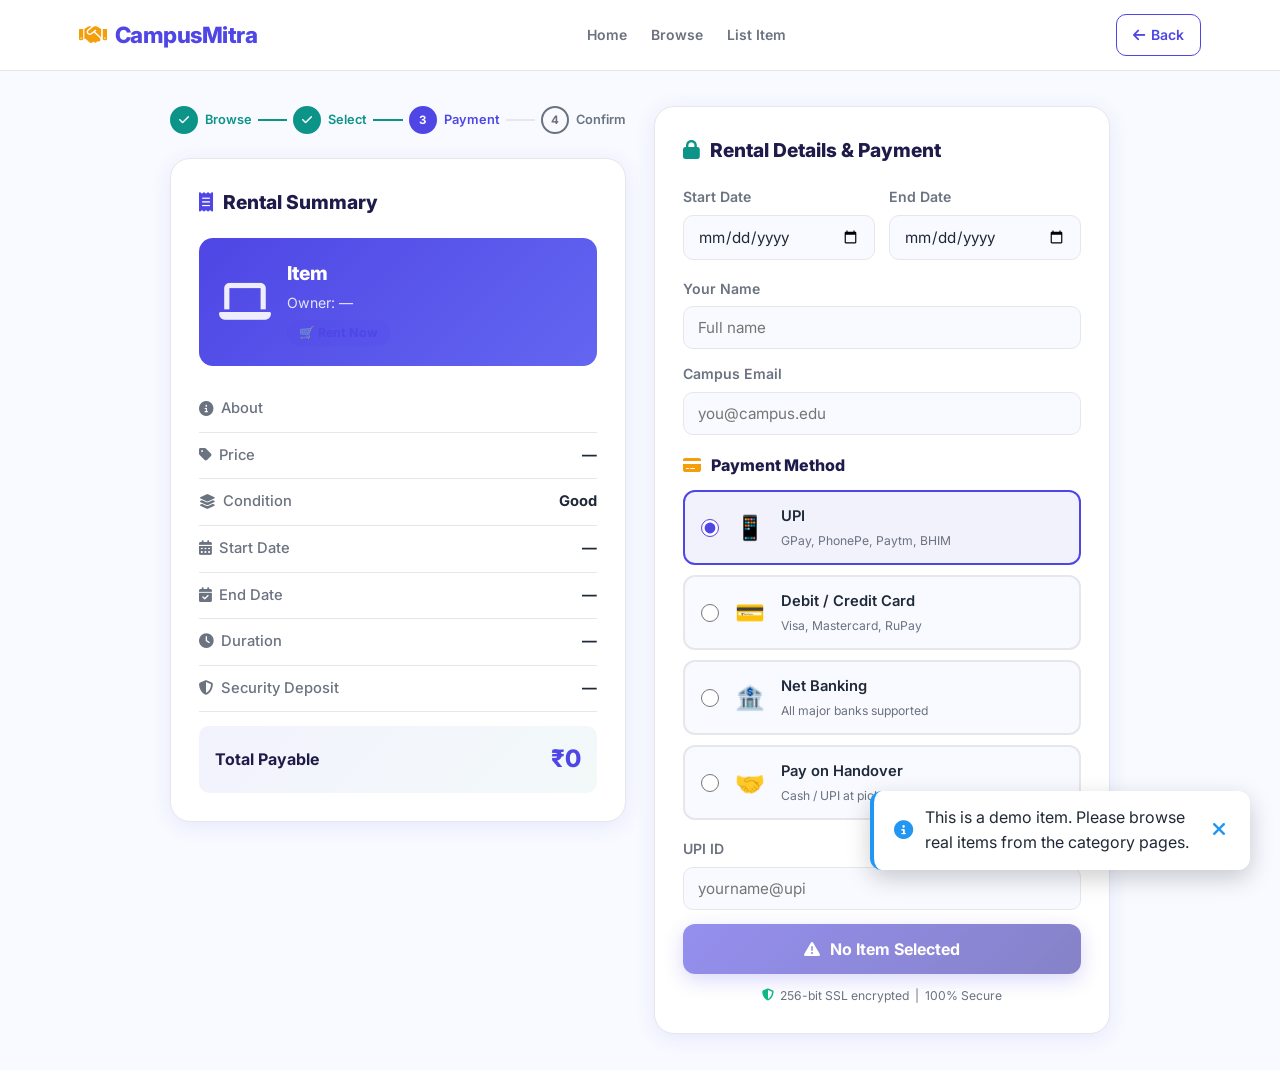
<file: frontend/payment.html>
﻿<!DOCTYPE html>
<html lang="en">
<head>
    <meta charset="UTF-8">
    <meta name="viewport" content="width=device-width, initial-scale=1.0">
    <title>Payment — CampusMitra</title>
    <link rel="preconnect" href="https://fonts.googleapis.com">
    <link href="https://fonts.googleapis.com/css2?family=Inter:wght@400;500;600;700;800&display=swap" rel="stylesheet">
    <link rel="stylesheet" href="https://cdnjs.cloudflare.com/ajax/libs/font-awesome/6.4.0/css/all.min.css">
    <link rel="stylesheet" href="style.css">
    <script src="theme.js"></script>
</head>
<body>

<!-- HEADER — same as index.html & dashboards -->
<header>
    <div class="container">
        <div class="header-content">
            <a class="logo" href="index.html" style="text-decoration:none">
                <i class="fas fa-handshake"></i>
                <span>CampusMitra</span>
            </a>
            <nav>
                <ul>
                    <li><a href="index.html">Home</a></li>
                    <li><a href="borrower-dashboard.html">Browse</a></li>
                    <li><a href="owner-dashboard.html">List Item</a></li>
                </ul>
            </nav>
            <div class="auth-buttons">
                <a class="btn btn-outline" href="javascript:history.back()" style="text-decoration:none;display:flex;align-items:center;gap:6px">
                    <i class="fas fa-arrow-left"></i> Back
                </a>
            </div>
        </div>
    </div>
</header>

<div class="pay-wrap">

    <!-- LEFT: Item Summary -->
    <div>
        <!-- Steps -->
        <div class="steps-bar">
            <div class="step-dot done"><div class="dot"><i class="fas fa-check"></i></div> Browse</div>
            <div class="step-line done"></div>
            <div class="step-dot done"><div class="dot"><i class="fas fa-check"></i></div> Select</div>
            <div class="step-line done"></div>
            <div class="step-dot active"><div class="dot">3</div> Payment</div>
            <div class="step-line"></div>
            <div class="step-dot"><div class="dot">4</div> Confirm</div>
        </div>

        <div class="pay-card">
            <div class="pay-title"><i class="fas fa-receipt" style="color:var(--primary)"></i> Rental Summary</div>

            <div class="item-banner" id="itemBanner">
                <i class="fas fa-laptop" id="itemIcon"></i>
                <div>
                    <h2 id="summaryItemName">Loading...</h2>
                    <p id="summaryOwner"></p>
                    <span id="rentalTypeBadge"></span>
                </div>
            </div>

            <div class="detail-row" id="descRow">
                <span class="detail-label"><i class="fas fa-info-circle"></i> About</span>
                <span class="detail-value" id="summaryDesc" style="text-align:right;max-width:60%;font-weight:500;font-size:0.88rem"></span>
            </div>
            <div class="detail-row">
                <span class="detail-label"><i class="fas fa-tag"></i> Price</span>
                <span class="detail-value" id="summaryPrice">—</span>
            </div>
            <div class="detail-row">
                <span class="detail-label"><i class="fas fa-layer-group"></i> Condition</span>
                <span class="detail-value" id="summaryCondition">—</span>
            </div>
            <div class="detail-row">
                <span class="detail-label"><i class="fas fa-calendar-alt"></i> Start Date</span>
                <span class="detail-value" id="summaryStart">—</span>
            </div>
            <div class="detail-row">
                <span class="detail-label"><i class="fas fa-calendar-check"></i> End Date</span>
                <span class="detail-value" id="summaryEnd">—</span>
            </div>
            <div class="detail-row">
                <span class="detail-label"><i class="fas fa-clock"></i> Duration</span>
                <span class="detail-value" id="summaryDays">—</span>
            </div>
            <div class="detail-row">
                <span class="detail-label"><i class="fas fa-shield-alt"></i> Security Deposit</span>
                <span class="detail-value" id="summaryDeposit">—</span>
            </div>

            <div class="total-row">
                <span class="total-label">Total Payable</span>
                <span class="total-amount" id="summaryTotal">₹0</span>
            </div>
        </div>
    </div>

    <!-- RIGHT: Payment Form -->
    <div>
        <div class="pay-card">
            <div class="pay-title"><i class="fas fa-lock" style="color:var(--secondary)"></i> Rental Details & Payment</div>

            <!-- Dates -->
            <div class="date-row" style="margin-bottom:18px">
                <div class="form-group" style="margin:0">
                    <label>Start Date</label>
                    <input type="date" id="startDate" class="form-control" oninput="recalcTotal()" />
                </div>
                <div class="form-group" style="margin:0">
                    <label>End Date</label>
                    <input type="date" id="endDate" class="form-control" oninput="recalcTotal()" />
                </div>
            </div>

            <!-- Renter Info -->
            <div class="form-group" style="margin-bottom:14px">
                <label>Your Name</label>
                <input type="text" id="renterName" placeholder="Full name" class="form-control" />
            </div>
            <div class="form-group" style="margin-bottom:18px">
                <label>Campus Email</label>
                <input type="email" id="renterEmail" placeholder="you@campus.edu" class="form-control" />
            </div>

            <!-- Payment Method -->
            <div id="paymentSection">
                <div class="pay-title" style="font-size:1rem;margin-bottom:12px">
                    <i class="fas fa-credit-card" style="color:var(--accent)"></i> Payment Method
                </div>
                <div class="pay-methods">
                    <label class="pay-method selected" onclick="selectMethod('upi',this)">
                        <input type="radio" name="payMethod" value="upi" checked>
                        <span class="pay-method-icon">📱</span>
                        <div>
                            <div class="pay-method-label">UPI</div>
                            <div class="pay-method-sub">GPay, PhonePe, Paytm, BHIM</div>
                        </div>
                    </label>
                    <label class="pay-method" onclick="selectMethod('card',this)">
                        <input type="radio" name="payMethod" value="card">
                        <span class="pay-method-icon">💳</span>
                        <div>
                            <div class="pay-method-label">Debit / Credit Card</div>
                            <div class="pay-method-sub">Visa, Mastercard, RuPay</div>
                        </div>
                    </label>
                    <label class="pay-method" onclick="selectMethod('netbanking',this)">
                        <input type="radio" name="payMethod" value="netbanking">
                        <span class="pay-method-icon">🏦</span>
                        <div>
                            <div class="pay-method-label">Net Banking</div>
                            <div class="pay-method-sub">All major banks supported</div>
                        </div>
                    </label>
                    <label class="pay-method" onclick="selectMethod('cod',this)">
                        <input type="radio" name="payMethod" value="cod">
                        <span class="pay-method-icon">🤝</span>
                        <div>
                            <div class="pay-method-label">Pay on Handover</div>
                            <div class="pay-method-sub">Cash / UPI at pickup</div>
                        </div>
                    </label>
                </div>

                <!-- UPI Field -->
                <div id="upiSection" style="margin-bottom:14px">
                    <div class="form-group" style="margin:0">
                        <label>UPI ID</label>
                        <input type="text" id="upiId" placeholder="yourname@upi" class="form-control" />
                    </div>
                </div>

                <!-- Card Fields -->
                <div id="cardSection" style="display:none;margin-bottom:14px">
                    <div class="form-group" style="margin-bottom:12px">
                        <label>Card Number</label>
                        <input type="text" id="cardNum" placeholder="1234 5678 9012 3456" maxlength="19" class="form-control" oninput="formatCard(this)" />
                    </div>
                    <div class="card-row">
                        <div class="form-group" style="margin:0">
                            <label>Expiry</label>
                            <input type="text" id="cardExp" placeholder="MM/YY" maxlength="5" class="form-control" oninput="formatExpiry(this)" />
                        </div>
                        <div class="form-group" style="margin:0">
                            <label>CVV</label>
                            <input type="password" id="cardCvv" placeholder="•••" maxlength="3" class="form-control" />
                        </div>
                    </div>
                </div>

                <!-- Net Banking -->
                <div id="netSection" style="display:none;margin-bottom:14px">
                    <div class="form-group" style="margin:0">
                        <label>Select Bank</label>
                        <select id="bankSelect" class="form-control">
                            <option value="">-- Choose your bank --</option>
                            <option>SBI</option><option>HDFC Bank</option><option>ICICI Bank</option>
                            <option>Axis Bank</option><option>Kotak Mahindra</option><option>PNB</option>
                            <option>Bank of Baroda</option><option>Canara Bank</option><option>Union Bank</option>
                        </select>
                    </div>
                </div>
            </div><!-- /paymentSection -->

            <!-- Borrow note -->
            <div id="borrowNote" style="display:none">
                <div class="borrow-note">
                    <i class="fas fa-info-circle"></i>
                    <strong>Free Borrow Request</strong> — No payment needed. The owner will review and approve your request.
                </div>
            </div>

            <button class="pay-btn" id="payBtn" onclick="processPayment()">
                <i class="fas fa-lock"></i> Pay & Confirm Rental
            </button>
            <div class="secure-note">
                <i class="fas fa-shield-alt" style="color:#10b981"></i>
                256-bit SSL encrypted &nbsp;|&nbsp; 100% Secure
            </div>
        </div>
    </div>
</div>

<!-- SUCCESS OVERLAY -->
<div class="success-overlay" id="successOverlay">
    <div class="success-box">
        <div class="success-icon"><i class="fas fa-check"></i></div>
        <h2 id="successTitle">Rental Confirmed!</h2>
        <p id="successMsg">Your rental request has been sent to the owner. You'll be notified once approved.</p>
        <div class="booking-id">Booking ID: <span id="bookingId">—</span></div>
        <a href="borrower-dashboard.html" class="back-home-btn">
            <i class="fas fa-receipt"></i> View My Rentals
        </a>
    </div>
</div>

<div class="toast-container" id="toastContainer"></div>

<script>
const API = window.location.hostname === 'localhost' || window.location.hostname === '127.0.0.1'
    ? 'http://127.0.0.1:5000/api'
    : 'https://campusmitra-bwi0.onrender.com/api';

const authToken  = localStorage.getItem('cs_token');
const params     = new URLSearchParams(location.search);

const itemId     = params.get('item_id')      || '';
const itemName   = params.get('name')         || 'Item';
const itemPrice  = params.get('price')        || '—';
const priceAmt   = parseFloat(params.get('price_amount'))  || 0;
const priceUnit  = params.get('price_unit')   || 'day';
const condition  = params.get('condition')    || 'Good';
const deposit    = params.get('deposit')      || '—';
const depositAmt = parseFloat(params.get('deposit_amount')) || 0;
const ownerName  = params.get('owner')        || '—';
const catSlug    = params.get('category')     || 'electronics';
const rentalType = params.get('rental_type')  || 'rent';
const description= params.get('description') || '';

const iconMap = { electronics:'fa-laptop', textbooks:'fa-book', tools:'fa-tools', clothing:'fa-tshirt' };
const gradMap = {
    electronics: 'linear-gradient(135deg,#4f46e5,#6366f1)',
    textbooks:   'linear-gradient(135deg,#0d9488,#14b8a6)',
    tools:       'linear-gradient(135deg,#f59e0b,#d97706)',
    clothing:    'linear-gradient(135deg,#7c3aed,#8b5cf6)'
};

document.getElementById('summaryItemName').textContent  = itemName;
document.getElementById('summaryOwner').textContent     = 'Owner: ' + ownerName;
document.getElementById('summaryPrice').textContent     = itemPrice;
document.getElementById('summaryCondition').textContent = condition;
document.getElementById('summaryDeposit').textContent   = deposit;
document.getElementById('itemIcon').className           = 'fas ' + (iconMap[catSlug] || 'fa-box');
document.getElementById('itemBanner').style.background  = gradMap[catSlug] || gradMap.electronics;

const isBorrow = rentalType === 'borrow';
document.title = (isBorrow ? 'Borrow' : 'Rent') + ' — ' + itemName + ' | CampusMitra';

const badge = document.getElementById('rentalTypeBadge');
badge.textContent       = isBorrow ? '🤝 Borrow Request' : '🛒 Rent Now';
badge.style.cssText     = 'display:inline-block;margin-top:6px;padding:3px 12px;border-radius:20px;font-size:0.78rem;font-weight:700;background:' +
    (isBorrow ? 'rgba(13,148,136,0.18);color:#0d9488' : 'rgba(79,70,229,0.18);color:#4f46e5');

document.getElementById('payBtn').innerHTML = isBorrow
    ? '<i class="fas fa-handshake"></i> Confirm Borrow Request'
    : '<i class="fas fa-lock"></i> Pay & Confirm Rental';

if (description) document.getElementById('summaryDesc').textContent = description;

const today = new Date().toISOString().split('T')[0];
document.getElementById('startDate').min = today;
document.getElementById('endDate').min   = today;

if (authToken) {
    fetch(API + '/auth/me', { headers: { Authorization: 'Bearer ' + authToken } })
        .then(r => r.json())
        .then(u => {
            if (u.name)  document.getElementById('renterName').value  = u.name;
            if (u.email) document.getElementById('renterEmail').value = u.email;
        }).catch(() => {});
}

function recalcTotal() {
    const s = document.getElementById('startDate').value;
    const e = document.getElementById('endDate').value;
    if (!s || !e) { document.getElementById('summaryTotal').textContent = '₹' + depositAmt.toLocaleString('en-IN'); return; }
    const days  = Math.max(1, Math.ceil((new Date(e) - new Date(s)) / 86400000));
    const total = priceAmt * days + depositAmt;
    document.getElementById('summaryStart').textContent = new Date(s).toLocaleDateString('en-IN', {day:'numeric',month:'short',year:'numeric'});
    document.getElementById('summaryEnd').textContent   = new Date(e).toLocaleDateString('en-IN', {day:'numeric',month:'short',year:'numeric'});
    document.getElementById('summaryDays').textContent  = days + (days === 1 ? ' day' : ' days');
    document.getElementById('summaryTotal').textContent = '₹' + total.toLocaleString('en-IN');
}

function selectMethod(method, el) {
    document.querySelectorAll('.pay-method').forEach(m => m.classList.remove('selected'));
    el.classList.add('selected');
    document.getElementById('upiSection').style.display  = method === 'upi'        ? 'block' : 'none';
    document.getElementById('cardSection').style.display = method === 'card'       ? 'block' : 'none';
    document.getElementById('netSection').style.display  = method === 'netbanking' ? 'block' : 'none';
}

function formatCard(el) {
    let v = el.value.replace(/\D/g, '').substring(0, 16);
    el.value = v.replace(/(.{4})/g, '$1 ').trim();
}

function formatExpiry(el) {
    let v = el.value.replace(/\D/g, '');
    if (v.length >= 2) v = v.substring(0, 2) + '/' + v.substring(2, 4);
    el.value = v;
}

function showToast(msg, type = 'info') {
    const c = document.getElementById('toastContainer');
    const icons = { success: 'fa-check-circle', error: 'fa-times-circle', info: 'fa-info-circle' };
    const t = document.createElement('div');
    t.className = 'toast ' + type;
    t.innerHTML = '<i class="fas ' + icons[type] + '"></i><span>' + msg + '</span><button class="toast-close" onclick="this.parentElement.remove()"><i class="fas fa-times"></i></button>';
    c.appendChild(t);
    setTimeout(() => { t.style.animation = 'slideOut .3s ease forwards'; setTimeout(() => t.remove(), 300); }, 3500);
}

async function processPayment() {
    if (!authToken) { showToast('Please log in first', 'error'); setTimeout(() => location.href = 'index.html', 1500); return; }

    // item_id must be present
    if (!itemId) {
        showToast('Item ID missing — please select an item from Browse or Category pages.', 'error');
        btn.disabled  = false;
        btn.innerHTML = isBorrow ? '<i class="fas fa-handshake"></i> Confirm Borrow Request' : '<i class="fas fa-lock"></i> Pay & Confirm Rental';
        return;
    }

    const startDate = document.getElementById('startDate').value;
    const endDate   = document.getElementById('endDate').value;
    const name      = document.getElementById('renterName').value.trim();
    const email     = document.getElementById('renterEmail').value.trim();

    if (!startDate || !endDate) { showToast('Please select rental dates', 'error'); return; }
    if (new Date(endDate) <= new Date(startDate)) { showToast('End date must be after start date', 'error'); return; }
    if (!name || !email) { showToast('Please fill in your details', 'error'); return; }

    // Payment validation only for rent — skip for borrow
    if (!isBorrow) {
        const method = document.querySelector('input[name=payMethod]:checked').value;
        if (method === 'upi' && !document.getElementById('upiId').value.trim()) { showToast('Please enter your UPI ID', 'error'); return; }
        if (method === 'card') {
            if (!document.getElementById('cardNum').value.trim()) { showToast('Please enter card number', 'error'); return; }
            if (!document.getElementById('cardExp').value.trim()) { showToast('Please enter expiry date', 'error'); return; }
            if (!document.getElementById('cardCvv').value.trim()) { showToast('Please enter CVV', 'error'); return; }
        }
        if (method === 'netbanking' && !document.getElementById('bankSelect').value) { showToast('Please select a bank', 'error'); return; }
    }

    const days       = Math.max(1, Math.ceil((new Date(endDate) - new Date(startDate)) / 86400000));
    const totalPrice = isBorrow ? 0 : (priceAmt * days + depositAmt);
    const btn        = document.getElementById('payBtn');
    btn.disabled     = true;
    btn.innerHTML    = '<i class="fas fa-spinner fa-spin"></i> Processing...';

    try {
        const res  = await fetch(API + '/rentals', {
            method: 'POST',
            headers: { 'Authorization': 'Bearer ' + authToken, 'Content-Type': 'application/json' },
            body: JSON.stringify({
                item_id:     itemId,
                rental_type: rentalType,
                start_date:  startDate,
                end_date:    endDate,
                total_price: totalPrice
            })
        });
        const data = await res.json();
        if (!res.ok || data.error) {
            showToast(data.error || 'Request failed (status ' + res.status + ')', 'error');
            btn.disabled  = false;
            btn.innerHTML = isBorrow ? '<i class="fas fa-handshake"></i> Confirm Borrow Request' : '<i class="fas fa-lock"></i> Pay & Confirm Rental';
            return;
        }
        document.getElementById('bookingId').textContent        = 'CM-' + data.id.substring(0, 8).toUpperCase();
        document.getElementById('successTitle').textContent      = isBorrow ? 'Borrow Request Sent!' : 'Rental Confirmed!';
        document.getElementById('successMsg').textContent        = isBorrow
            ? 'Your borrow request has been sent to the owner. They will review and approve it shortly.'
            : 'Your rental request has been sent to the owner. You\'ll be notified once approved.';
        document.getElementById('successOverlay').style.display = 'flex';
    } catch (e) {
        console.error('processPayment error:', e);
        showToast('Network error: ' + e.message, 'error');
        btn.disabled  = false;
        btn.innerHTML = isBorrow ? '<i class="fas fa-handshake"></i> Confirm Borrow Request' : '<i class="fas fa-lock"></i> Pay & Confirm Rental';
    }
}

if (isBorrow) {
    document.getElementById('paymentSection').style.display = 'none';
    document.getElementById('borrowNote').style.display     = 'block';
}

// Warn if item_id is missing (came from a demo/static card)
if (!itemId) {
    document.getElementById('payBtn').disabled = true;
    document.getElementById('payBtn').innerHTML = '<i class="fas fa-exclamation-triangle"></i> No Item Selected';
    showToast('This is a demo item. Please browse real items from the category pages.', 'info');
}
</script>
</body>
</html>
</file>
<file: frontend/style.css>
* {
    margin: 0;
    padding: 0;
    box-sizing: border-box;
    font-family: 'Inter', 'Segoe UI', Tahoma, Geneva, Verdana, sans-serif;
}

:root {
    /* Core palette — Indigo + Teal + Amber */
    --primary: #4f46e5;        /* Indigo 600 */
    --primary-dark: #3730a3;   /* Indigo 700 */
    --secondary: #0d9488;      /* Teal 600 */
    --secondary-dark: #0f766e; /* Teal 700 */
    --accent: #f59e0b;         /* Amber 500 */
    --accent-dark: #d97706;    /* Amber 600 */

    /* Neutrals */
    --dark: #1e1b4b;           /* Deep indigo for headings */
    --gray: #6b7280;
    --light-gray: #f0f4ff;     /* Soft indigo tint bg */
    --blue: #2563eb;

    /* Layout */
    --bg: #f8faff;
    --card-bg: #ffffff;
    --text: #1f2937;
    --header-bg: #ffffff;
    --shadow: rgba(79, 70, 229, 0.10);
    --border: #e5e7eb;
}

body {
    background-color: var(--bg);
    color: var(--text);
    line-height: 1.6;
    transition: background-color 0.3s, color 0.3s;
}

/* ===== DARK MODE VARIABLES ===== */
body.dark-mode {
    --primary: #818cf8;
    --primary-dark: #6366f1;
    --secondary: #2dd4bf;
    --secondary-dark: #14b8a6;
    --accent: #fbbf24;
    --accent-dark: #f59e0b;
    --dark: #e0e7ff;
    --gray: #9ca3af;
    --light-gray: #1e1e2e;
    --bg: #0f0f1a;
    --card-bg: #1a1a2e;
    --text: #e2e8f0;
    --header-bg: #13131f;
    --shadow: rgba(0,0,0,0.5);
    --border: #2d2d44;
}

/* ===== DARK MODE — Global input/select/textarea overrides ===== */
body.dark-mode input,
body.dark-mode select,
body.dark-mode textarea,
body.dark-mode .form-control {
    background: var(--bg) !important;
    color: var(--text) !important;
    border-color: var(--border) !important;
}

body.dark-mode input::placeholder,
body.dark-mode textarea::placeholder {
    color: #6b7280 !important;
}

body.dark-mode select option {
    background: var(--card-bg);
    color: var(--text);
}

body.dark-mode input:focus,
body.dark-mode select:focus,
body.dark-mode textarea:focus,
body.dark-mode .form-control:focus {
    border-color: var(--primary) !important;
    box-shadow: 0 0 0 3px rgba(129,140,248,0.15) !important;
}

/* ===== DARK MODE — Table ===== */
body.dark-mode .items-table {
    background: var(--card-bg);
}

body.dark-mode .items-table td {
    color: var(--text);
}

body.dark-mode .items-table tbody tr:hover {
    background: rgba(129,140,248,0.07);
}

/* ===== DARK MODE — Modal ===== */
body.dark-mode .modal-box {
    background: var(--card-bg);
    border-color: var(--border);
}

body.dark-mode .modal-tab {
    color: var(--gray);
}

body.dark-mode .modal-tab.active {
    color: var(--primary);
}

/* ===== DARK MODE — Dropdown ===== */
body.dark-mode .dash-dropdown-menu {
    background: var(--card-bg);
    border-color: var(--border);
    box-shadow: 0 10px 30px rgba(0,0,0,0.4);
}

body.dark-mode .dash-dropdown-menu a {
    color: var(--text);
}

body.dark-mode .dash-dropdown-menu a:hover {
    background: rgba(129,140,248,0.1);
    color: var(--primary);
}

/* ===== DARK MODE — Filter bar ===== */
body.dark-mode .filter-bar {
    background: var(--card-bg);
    border-color: var(--border);
}

/* ===== DARK MODE — Rentals tabs ===== */
body.dark-mode .rentals-tab {
    background: var(--card-bg);
    border-color: var(--border);
    color: var(--gray);
}

body.dark-mode .rentals-tab.active {
    border-color: var(--primary);
    color: var(--primary);
    background: rgba(129,140,248,0.1);
}

/* ===== DARK MODE — Rental card ===== */
body.dark-mode .rental-card {
    background: var(--card-bg);
    border-color: var(--border);
}

body.dark-mode .rental-item-name {
    color: var(--text);
}

/* ===== DARK MODE — Back button ===== */
body.dark-mode .back-button {
    background: var(--card-bg);
    color: var(--text);
    border-color: var(--border);
}

/* ===== DARK MODE — Stat box ===== */
body.dark-mode .stat-box {
    background: var(--card-bg);
    border-color: var(--border);
}

/* ===== DARK MODE — Toast ===== */
body.dark-mode .toast {
    background: var(--card-bg);
    color: var(--text);
    box-shadow: 0 8px 25px rgba(0,0,0,0.5);
}

/* ===== DARK MODE — Scroll top ===== */
body.dark-mode .scroll-top {
    box-shadow: 0 6px 20px rgba(0,0,0,0.5);
}

/* ===== DARK MODE — Hero search ===== */
body.dark-mode .hero-search {
    border-color: var(--border);
    box-shadow: 0 4px 20px rgba(0,0,0,0.3);
}

body.dark-mode .hero-search input {
    background: var(--card-bg) !important;
    color: var(--text) !important;
}

/* ===== DARK MODE — Step cards ===== */
body.dark-mode .step {
    background: var(--card-bg);
    border-color: var(--border);
}

body.dark-mode .step p {
    color: var(--gray);
}

/* ===== DARK MODE — Category card ===== */
body.dark-mode .category-card {
    background: var(--card-bg);
    border-color: var(--border);
}

/* ===== DARK MODE — Item card ===== */
body.dark-mode .item-card {
    background: var(--card-bg);
    border-color: var(--border);
}

body.dark-mode .item-meta {
    color: var(--gray);
}

/* ===== DARK MODE — AI feature card ===== */
body.dark-mode .ai-feature-card {
    background: var(--card-bg);
    border-color: var(--border);
}

body.dark-mode .ai-feature-content p {
    color: var(--gray);
}

/* ===== DARK MODE — Google button ===== */
body.dark-mode .btn-google {
    background: #1e1e2e;
    border-color: var(--border);
    color: var(--text);
}

body.dark-mode .btn-google:hover {
    background: #252538;
}

body.dark-mode .google-divider::before,
body.dark-mode .google-divider::after {
    background: var(--border);
}

body.dark-mode .google-divider {
    color: var(--gray);
}

.container {
    width: 90%;
    max-width: 1200px;
    margin: 0 auto;
    padding: 0 15px;
}

/* ===== HEADER ===== */
header {
    background-color: var(--header-bg);
    box-shadow: 0 1px 0 var(--border);
    position: sticky;
    top: 0;
    z-index: 1000;
    transition: background-color 0.3s, box-shadow 0.3s;
    backdrop-filter: blur(12px);
    -webkit-backdrop-filter: blur(12px);
}

/* Scrolled state — slightly more opaque */
header.scrolled {
    box-shadow: 0 1px 0 var(--border), 0 4px 24px var(--shadow);
}

body.dark-mode header {
    background-color: rgba(19, 19, 31, 0.92);
}

.header-content {
    display: flex;
    justify-content: space-between;
    align-items: center;
    padding: 14px 0;
    gap: 12px;
}

.logo {
    display: flex;
    align-items: center;
    gap: 8px;
    font-size: 1.4rem;
    font-weight: 800;
    color: var(--primary);
    letter-spacing: -0.5px;
    flex-shrink: 0;
    text-decoration: none;
    transition: opacity 0.2s;
}

.logo:hover { opacity: 0.85; }
.logo i { color: var(--accent); }

nav ul {
    display: flex;
    list-style: none;
    gap: 4px;
}

nav a {
    text-decoration: none;
    color: var(--gray);
    font-weight: 600;
    font-size: 0.875rem;
    transition: color 0.2s;
    position: relative;
    white-space: nowrap;
    padding: 6px 10px;
    border-radius: 8px;
}

nav a:hover {
    color: var(--primary);
    background: rgba(79, 70, 229, 0.06);
}

nav a:focus-visible {
    outline: 2px solid var(--primary);
    outline-offset: 2px;
}

body.dark-mode nav a { color: #9ca3af; }
body.dark-mode nav a:hover {
    color: var(--primary);
    background: rgba(129, 140, 248, 0.08);
}

.auth-buttons {
    display: flex;
    align-items: center;
    gap: 8px;
    flex-shrink: 0;
    flex-wrap: nowrap;
}

/* Dark mode toggle — icon only */
.dark-toggle {
    background: none;
    border: 1.5px solid var(--border);
    border-radius: 8px;
    width: 36px;
    height: 36px;
    cursor: pointer;
    font-size: 0.95rem;
    color: var(--gray);
    transition: all 0.2s;
    display: flex;
    align-items: center;
    justify-content: center;
    flex-shrink: 0;
}

.dark-toggle:hover {
    border-color: var(--primary);
    color: var(--primary);
    background: rgba(79, 70, 229, 0.06);
}

.dark-toggle:focus-visible {
    outline: 2px solid var(--primary);
    outline-offset: 2px;
}

/* Hamburger */
.hamburger {
    display: none;
    flex-direction: column;
    gap: 5px;
    cursor: pointer;
    padding: 6px;
    background: none;
    border: 1.5px solid var(--border);
    border-radius: 8px;
    transition: border-color 0.2s;
}

.hamburger:hover { border-color: var(--primary); }

.hamburger:focus-visible {
    outline: 2px solid var(--primary);
    outline-offset: 2px;
}

.hamburger span {
    display: block;
    width: 20px;
    height: 2px;
    background: var(--gray);
    border-radius: 2px;
    transition: all 0.3s;
}

body.dark-mode .hamburger span { background: #9ca3af; }

.hamburger.open span:nth-child(1) { transform: translateY(7px) rotate(45deg); }
.hamburger.open span:nth-child(2) { opacity: 0; }
.hamburger.open span:nth-child(3) { transform: translateY(-7px) rotate(-45deg); }

/* Mobile nav */
.mobile-nav {
    display: none;
    background: var(--header-bg);
    padding: 8px 0 16px;
    border-top: 1px solid var(--border);
}

.mobile-nav.open { display: block; }

.mobile-nav ul {
    list-style: none;
    display: flex;
    flex-direction: column;
    gap: 0;
}

.mobile-nav ul li a {
    display: block;
    padding: 11px 20px;
    text-decoration: none;
    color: var(--text);
    font-weight: 600;
    font-size: 0.9rem;
    transition: background 0.15s, color 0.15s;
    border-radius: 0;
}

body.dark-mode .mobile-nav ul li a { color: #d1d5db; }
.mobile-nav ul li a:hover {
    background: rgba(79, 70, 229, 0.06);
    color: var(--primary);
}

/* ===== BUTTONS ===== */
.btn {
    padding: 9px 16px;
    border-radius: 10px;
    border: none;
    font-weight: 600;
    cursor: pointer;
    transition: all 0.2s;
    font-size: 0.875rem;
    white-space: nowrap;
    display: inline-flex;
    align-items: center;
    gap: 6px;
}

.btn:focus-visible {
    outline: 2px solid var(--primary);
    outline-offset: 2px;
}

.btn-primary {
    background: linear-gradient(135deg, var(--primary), var(--primary-dark));
    color: #fff;
    box-shadow: 0 2px 10px rgba(79, 70, 229, 0.3);
}

.btn-primary:hover {
    transform: translateY(-1px);
    box-shadow: 0 6px 18px rgba(79, 70, 229, 0.4);
}

.btn-primary:active { transform: translateY(0); }

.btn-outline {
    background-color: transparent;
    color: var(--primary);
    border: 1.5px solid var(--primary);
}

.btn-outline:hover {
    background-color: rgba(79, 70, 229, 0.06);
    box-shadow: 0 2px 10px rgba(79, 70, 229, 0.15);
}

body.dark-mode .btn-outline:hover {
    background-color: rgba(129, 140, 248, 0.1);
}

/* Hero-sized CTA buttons */
.btn-hero {
    font-size: 1rem;
    padding: 13px 28px;
    border-radius: 12px;
}

/* ===== HERO ===== */
.hero {
    padding: 80px 0 72px;
    background: linear-gradient(160deg, #f8faff 0%, #eef2ff 50%, #f0fdfa 100%);
    transition: background 0.3s;
    position: relative;
    overflow: hidden;
}

body.dark-mode .hero {
    background: linear-gradient(160deg, #0f0f1a 0%, #13131f 60%, #0d1a1a 100%);
}

/* Subtle decorative blobs */
.hero::before {
    content: '';
    position: absolute;
    top: -100px;
    right: -100px;
    width: 500px;
    height: 500px;
    background: radial-gradient(circle, rgba(79,70,229,0.07) 0%, transparent 65%);
    border-radius: 50%;
    pointer-events: none;
}

.hero::after {
    content: '';
    position: absolute;
    bottom: -80px;
    left: -80px;
    width: 400px;
    height: 400px;
    background: radial-gradient(circle, rgba(13,148,136,0.06) 0%, transparent 65%);
    border-radius: 50%;
    pointer-events: none;
}

.hero-content {
    display: flex;
    align-items: center;
    justify-content: space-between;
    gap: 56px;
    position: relative;
    z-index: 1;
}

.hero-text {
    flex: 1;
    max-width: 560px;
}

/* Badge above headline */
.hero-badge {
    display: inline-flex;
    align-items: center;
    gap: 6px;
    background: rgba(79, 70, 229, 0.08);
    border: 1px solid rgba(79, 70, 229, 0.18);
    color: var(--primary);
    font-size: 0.78rem;
    font-weight: 700;
    padding: 5px 12px;
    border-radius: 20px;
    margin-bottom: 20px;
    letter-spacing: 0.02em;
    text-transform: uppercase;
}

body.dark-mode .hero-badge {
    background: rgba(129, 140, 248, 0.1);
    border-color: rgba(129, 140, 248, 0.2);
    color: #a5b4fc;
}

h1 {
    font-size: 3rem;
    color: var(--dark);
    margin-bottom: 18px;
    line-height: 1.12;
    font-weight: 800;
    letter-spacing: -1.5px;
}

.tagline {
    font-size: 1.05rem;
    color: var(--gray);
    margin-bottom: 28px;
    line-height: 1.65;
    max-width: 480px;
}

/* CTA group */
.hero-cta-group {
    display: flex;
    gap: 12px;
    flex-wrap: wrap;
    margin-bottom: 18px;
}

/* Trust line */
.hero-trust {
    display: flex;
    align-items: center;
    gap: 8px;
    flex-wrap: wrap;
    font-size: 0.78rem;
    color: var(--gray);
    margin-bottom: 28px;
    font-weight: 500;
}

.hero-trust i {
    color: var(--secondary);
    font-size: 0.72rem;
}

.trust-dot {
    color: var(--border);
    font-size: 0.9rem;
}

body.dark-mode .trust-dot { color: #374151; }

.highlight {
    color: var(--primary);
    font-weight: 800;
    background: linear-gradient(135deg, var(--primary), var(--secondary));
    -webkit-background-clip: text;
    -webkit-text-fill-color: transparent;
    background-clip: text;
}

/* Search bar */
.hero-search {
    display: flex;
    gap: 0;
    margin-bottom: 14px;
    border-radius: 12px;
    overflow: hidden;
    box-shadow: 0 2px 16px var(--shadow);
    max-width: 480px;
    border: 1.5px solid var(--border);
    transition: border-color 0.2s, box-shadow 0.2s;
}

.hero-search:focus-within {
    border-color: var(--primary);
    box-shadow: 0 0 0 3px rgba(79, 70, 229, 0.1), 0 2px 16px var(--shadow);
}

.hero-search input {
    flex: 1;
    padding: 13px 18px;
    border: none;
    font-size: 0.9rem;
    outline: none;
    background: var(--card-bg);
    color: var(--text);
}

.hero-search button {
    padding: 13px 20px;
    background: linear-gradient(135deg, var(--primary), var(--primary-dark));
    color: white;
    border: none;
    cursor: pointer;
    font-size: 1rem;
    font-weight: 600;
    transition: opacity 0.2s;
    white-space: nowrap;
    display: flex;
    align-items: center;
    gap: 6px;
}

.hero-search button:hover { opacity: 0.88; }

.hero-search button:focus-visible {
    outline: 2px solid var(--primary);
    outline-offset: -2px;
}

/* Quick-search chips */
.hero-chips {
    display: flex;
    gap: 8px;
    flex-wrap: wrap;
}

.chip {
    display: inline-flex;
    align-items: center;
    gap: 5px;
    padding: 5px 12px;
    border-radius: 20px;
    border: 1.5px solid var(--border);
    background: var(--card-bg);
    color: var(--gray);
    font-size: 0.78rem;
    font-weight: 600;
    cursor: pointer;
    transition: all 0.2s;
    white-space: nowrap;
}

.chip:hover {
    border-color: var(--primary);
    color: var(--primary);
    background: rgba(79, 70, 229, 0.05);
}

.chip:focus-visible {
    outline: 2px solid var(--primary);
    outline-offset: 2px;
}

body.dark-mode .chip {
    background: rgba(255,255,255,0.04);
    border-color: var(--border);
    color: #9ca3af;
}

body.dark-mode .chip:hover {
    border-color: var(--primary);
    color: var(--primary);
    background: rgba(129, 140, 248, 0.08);
}

/* Hero image */
.hero-image {
    flex: 1;
    position: relative;
    max-width: 480px;
}

.hero-img-frame {
    position: relative;
    border-radius: 24px;
    overflow: hidden;
    box-shadow: 0 24px 64px rgba(79, 70, 229, 0.16);
}

.hero-img-frame img {
    width: 100%;
    display: block;
    border-radius: 24px;
    transition: transform 0.5s ease;
    max-height: 420px;
    object-fit: cover;
}

.hero-img-frame:hover img { transform: scale(1.03); }

.hero-img-overlay {
    position: absolute;
    inset: 0;
    background: linear-gradient(
        to bottom,
        transparent 50%,
        rgba(15, 15, 26, 0.35) 100%
    );
    border-radius: 24px;
    pointer-events: none;
}

/* Floating trust cards */
.hero-float-card {
    position: absolute;
    display: flex;
    align-items: center;
    gap: 8px;
    background: var(--card-bg);
    border: 1px solid var(--border);
    border-radius: 12px;
    padding: 10px 16px;
    font-size: 0.8rem;
    font-weight: 700;
    color: var(--text);
    box-shadow: 0 8px 24px rgba(0,0,0,0.12);
    white-space: nowrap;
    animation: floatCard 3s ease-in-out infinite;
}

.hero-float-card i {
    color: var(--secondary);
    font-size: 1rem;
}

.hero-float-card--top {
    top: 20px;
    right: -20px;
    animation-delay: 0s;
}

.hero-float-card--bottom {
    bottom: 28px;
    left: -20px;
    animation-delay: 1.5s;
}

.hero-float-card--bottom i { color: var(--accent); }

@keyframes floatCard {
    0%, 100% { transform: translateY(0); }
    50%       { transform: translateY(-6px); }
}

/* Screen-reader only utility */
.sr-only {
    position: absolute;
    width: 1px;
    height: 1px;
    padding: 0;
    margin: -1px;
    overflow: hidden;
    clip: rect(0,0,0,0);
    white-space: nowrap;
    border: 0;
}

/* Hero-sized CTA buttons */
.btn-hero {
    font-size: 1rem;
    padding: 13px 28px;
    border-radius: 12px;
}

/* ===== HOW IT WORKS ===== */
.section-title {
    text-align: center;
    margin-bottom: 50px;
}

.section-title h2 {
    font-size: 2.4rem;
    margin-bottom: 10px;
    color: var(--dark);
    font-weight: 800;
    letter-spacing: -0.5px;
}

.section-title p { color: var(--gray); font-size: 1.05rem; }
.works {
    padding: 90px 0;
    background: linear-gradient(180deg, #eef2ff 0%, #f0fdfa 100%);
    transition: background 0.3s;
}

body.dark-mode .works {
    background: linear-gradient(180deg, #13131f 0%, #0d1a1a 100%);
}

.works-steps {
    display: flex;
    justify-content: space-between;
    gap: 25px;
    flex-wrap: wrap;
}

.step {
    flex: 1;
    min-width: 220px;
    text-align: center;
    padding: 35px 25px;
    background-color: var(--card-bg);
    border-radius: 20px;
    box-shadow: 0 4px 20px var(--shadow);
    transition: transform 0.3s, box-shadow 0.3s;
    border: 1px solid var(--border);
}

.step:hover {
    transform: translateY(-8px);
    box-shadow: 0 16px 40px rgba(79, 70, 229, 0.15);
}

.step-number {
    width: 60px;
    height: 60px;
    background: linear-gradient(135deg, var(--primary), var(--secondary));
    color: white;
    border-radius: 16px;
    display: flex;
    align-items: center;
    justify-content: center;
    font-size: 1.6rem;
    font-weight: 800;
    margin: 0 auto 20px;
    box-shadow: 0 6px 16px rgba(79, 70, 229, 0.3);
}

.step h3 {
    font-size: 1.2rem;
    margin-bottom: 10px;
    color: var(--dark);
    font-weight: 700;
}

body.dark-mode .step h3 { color: #c7d2fe; }

/* ===== CATEGORIES ===== */
.categories {
    padding: 90px 0;
    background-color: var(--bg);
}

.categories-grid {
    display: grid;
    grid-template-columns: repeat(auto-fit, minmax(250px, 1fr));
    gap: 25px;
}

.category-card {
    background-color: var(--card-bg);
    border-radius: 20px;
    overflow: hidden;
    box-shadow: 0 4px 20px var(--shadow);
    transition: transform 0.3s, box-shadow 0.3s;
    cursor: pointer;
    border: 1px solid var(--border);
}

.category-card:hover {
    transform: translateY(-10px);
    box-shadow: 0 20px 45px rgba(79, 70, 229, 0.18);
}

.category-icon {
    padding: 32px;
    text-align: center;
    font-size: 2.8rem;
    color: white;
    position: relative;
}

.category-content { padding: 22px; }

.category-content h3 {
    margin-bottom: 8px;
    color: var(--dark);
    font-size: 1.15rem;
    font-weight: 700;
}

body.dark-mode .category-content h3 { color: #c7d2fe; }
body.dark-mode .category-content p { color: var(--gray); }

/* ===== FEATURED ITEMS ===== */
.featured {
    padding: 90px 0;
    background: linear-gradient(180deg, #f0f4ff 0%, #f0fdfa 100%);
    transition: background 0.3s;
}

body.dark-mode .featured {
    background: linear-gradient(180deg, #13131f 0%, #0d1a1a 100%);
}

.items-grid {
    display: grid;
    grid-template-columns: repeat(auto-fill, minmax(280px, 1fr));
    gap: 25px;
}

.item-card {
    background-color: var(--card-bg);
    border-radius: 20px;
    overflow: hidden;
    box-shadow: 0 4px 20px var(--shadow);
    transition: transform 0.3s, box-shadow 0.3s;
    border: 1px solid var(--border);
}

.item-card:hover {
    transform: translateY(-6px);
    box-shadow: 0 16px 40px rgba(79, 70, 229, 0.15);
}

.item-img {
    height: 180px;
    display: flex;
    align-items: center;
    justify-content: center;
    font-size: 3.5rem;
    color: white;
    position: relative;
    overflow: hidden;
    background: linear-gradient(135deg, #4f46e5, #6366f1);
}

.item-details { padding: 20px; }

.item-details h3 {
    margin-bottom: 10px;
    color: var(--dark);
    font-weight: 700;
}

body.dark-mode .item-details h3 { color: #c7d2fe; }

.item-meta {
    display: flex;
    justify-content: space-between;
    margin-bottom: 12px;
    font-size: 0.88rem;
    color: var(--gray);
}

.item-price {
    font-size: 1.4rem;
    font-weight: 800;
    color: var(--primary);
    margin-bottom: 14px;
}

body.dark-mode .item-price { color: #a5b4fc; }

.item-actions { display: flex; gap: 10px; }

.btn-small {
    padding: 9px 15px;
    border-radius: 10px;
    font-size: 0.88rem;
}

.btn-rent {
    background: linear-gradient(135deg, var(--primary), var(--primary-dark));
    color: white;
    flex: 2;
    border: none;
    cursor: pointer;
    font-weight: 600;
    transition: opacity 0.3s, transform 0.2s;
    box-shadow: 0 3px 10px rgba(79, 70, 229, 0.3);
}

.btn-rent:hover { opacity: 0.9; transform: translateY(-1px); }

.btn-borrow {
    background: linear-gradient(135deg, var(--secondary), var(--secondary-dark));
    color: white;
    flex: 1;
    border: none;
    cursor: pointer;
    font-weight: 600;
    transition: opacity 0.3s, transform 0.2s;
    box-shadow: 0 3px 10px rgba(13, 148, 136, 0.3);
}

.btn-borrow:hover { opacity: 0.9; transform: translateY(-1px); }

/* ===== AI FEATURES ===== */
.ai-features {
    padding: 90px 0;
    background-color: var(--bg);
}

.ai-feature-card {
    display: flex;
    background-color: var(--card-bg);
    border-radius: 20px;
    overflow: hidden;
    box-shadow: 0 8px 30px var(--shadow);
    margin-bottom: 30px;
    border: 1px solid var(--border);
    transition: transform 0.3s;
}

.ai-feature-card:hover { transform: translateY(-4px); }

.ai-feature-content {
    flex: 2;
    padding: 40px;
}

.ai-feature-content h2 {
    color: var(--dark);
    margin-bottom: 12px;
    font-weight: 800;
    font-size: 1.6rem;
}

body.dark-mode .ai-feature-content h2 { color: #c7d2fe; }

.ai-feature-visual {
    flex: 1;
    background: linear-gradient(135deg, var(--primary), var(--secondary));
    color: white;
    padding: 40px;
    display: flex;
    flex-direction: column;
    justify-content: center;
    align-items: center;
    text-align: center;
}

.ai-feature-visual i {
    font-size: 4rem;
    margin-bottom: 20px;
    animation: pulse 2s infinite;
}

@keyframes pulse {
    0%, 100% { transform: scale(1); }
    50% { transform: scale(1.08); }
}

/* ===== STATS ===== */
.stats {
    padding: 80px 0;
    background: linear-gradient(135deg, var(--primary) 0%, var(--secondary) 100%);
    color: white;
    text-align: center;
    position: relative;
    overflow: hidden;
}

.stats::before {
    content: '';
    position: absolute;
    inset: 0;
    background: url("data:image/svg+xml,%3Csvg width='60' height='60' viewBox='0 0 60 60' xmlns='http://www.w3.org/2000/svg'%3E%3Cg fill='none' fill-rule='evenodd'%3E%3Cg fill='%23ffffff' fill-opacity='0.04'%3E%3Cpath d='M36 34v-4h-2v4h-4v2h4v4h2v-4h4v-2h-4zm0-30V0h-2v4h-4v2h4v4h2V6h4V4h-4zM6 34v-4H4v4H0v2h4v4h2v-4h4v-2H6zM6 4V0H4v4H0v2h4v4h2V6h4V4H6z'/%3E%3C/g%3E%3C/g%3E%3C/svg%3E");
}

.stats-grid {
    display: grid;
    grid-template-columns: repeat(auto-fit, minmax(200px, 1fr));
    gap: 30px;
    position: relative;
}

.stat-item h3 {
    font-size: 3rem;
    margin-bottom: 8px;
    font-weight: 800;
}

.stat-item p { font-size: 1rem; opacity: 0.85; }

/* ===== CTA ===== */
.cta {
    padding: 90px 0;
    background: linear-gradient(135deg, var(--dark) 0%, #312e81 100%);
    color: white;
    text-align: center;
    position: relative;
    overflow: hidden;
}

.cta::before {
    content: '';
    position: absolute;
    bottom: -60px;
    left: -60px;
    width: 300px;
    height: 300px;
    background: radial-gradient(circle, rgba(245,158,11,0.15) 0%, transparent 70%);
    border-radius: 50%;
}

.cta h2 {
    font-size: 2.5rem;
    margin-bottom: 20px;
    font-weight: 800;
    color: white;
}

.cta p {
    font-size: 1.1rem;
    margin-bottom: 30px;
    max-width: 650px;
    margin-left: auto;
    margin-right: auto;
    opacity: 0.85;
}

/* ===== FOOTER ===== */
footer {
    background: linear-gradient(180deg, #1e1b4b 0%, #0f0e2a 100%);
    color: white;
    padding: 70px 0 30px;
}

.footer-content {
    display: grid;
    grid-template-columns: repeat(auto-fit, minmax(200px, 1fr));
    gap: 40px;
    margin-bottom: 50px;
}

.footer-column h3 {
    color: #a5b4fc;
    margin-bottom: 20px;
    font-size: 1.1rem;
    font-weight: 700;
    text-transform: uppercase;
    letter-spacing: 0.5px;
}

.footer-column p { color: #9ca3af; line-height: 1.7; font-size: 0.95rem; }
.footer-column ul { list-style: none; }
.footer-column ul li { margin-bottom: 10px; }

.footer-column a {
    color: #9ca3af;
    text-decoration: none;
    transition: color 0.3s;
    font-size: 0.95rem;
}

.footer-column a:hover { color: #a5b4fc; }

.copyright {
    text-align: center;
    padding-top: 30px;
    border-top: 1px solid rgba(255,255,255,0.08);
    color: #6b7280;
    font-size: 0.9rem;
}

/* ===== TOAST ===== */
.toast-container {
    position: fixed;
    bottom: 30px;
    right: 30px;
    z-index: 9999;
    display: flex;
    flex-direction: column;
    gap: 10px;
}

.toast {
    background: var(--card-bg);
    color: var(--text);
    padding: 14px 20px;
    border-radius: 12px;
    box-shadow: 0 8px 25px rgba(0,0,0,0.2);
    display: flex;
    align-items: center;
    gap: 12px;
    min-width: 280px;
    max-width: 380px;
    animation: slideIn 0.3s ease;
    border-left: 4px solid var(--primary);
}

.toast.success { border-left-color: #4CAF50; }
.toast.error { border-left-color: #f44336; }
.toast.info { border-left-color: #2196F3; }

.toast i { font-size: 1.2rem; }
.toast.success i { color: #4CAF50; }
.toast.error i { color: #f44336; }
.toast.info i { color: #2196F3; }

.toast-close {
    margin-left: auto;
    background: none;
    border: none;
    cursor: pointer;
    color: var(--gray);
    font-size: 1rem;
    padding: 0 4px;
}

@keyframes slideIn {
    from { transform: translateX(100px); opacity: 0; }
    to { transform: translateX(0); opacity: 1; }
}

@keyframes slideOut {
    from { transform: translateX(0); opacity: 1; }
    to { transform: translateX(100px); opacity: 0; }
}

/* ===== CATEGORY PAGE ===== */
.category-page {
    max-width: 1200px;
    margin: 0 auto;
    padding: 30px 20px;
    background-color: var(--bg);
    min-height: 100vh;
    transition: background 0.3s;
}

.category-header {
    background: linear-gradient(135deg, var(--primary), var(--secondary));
    color: white;
    padding: 35px 40px;
    border-radius: 20px;
    margin-bottom: 30px;
    box-shadow: 0 10px 30px rgba(79, 70, 229, 0.25);
}

.category-header h1 {
    margin: 0 0 10px 0;
    font-size: 2.2rem;
    color: white;
    font-weight: 800;
}

.category-header p {
    margin: 0;
    opacity: 0.88;
    font-size: 1.05rem;
}

.back-button {
    display: inline-flex;
    align-items: center;
    gap: 8px;
    background-color: var(--card-bg);
    color: var(--text);
    text-decoration: none;
    padding: 10px 20px;
    border-radius: 10px;
    margin-bottom: 20px;
    font-weight: 600;
    transition: all 0.3s;
    cursor: pointer;
    border: 1px solid var(--border);
    font-family: inherit;
    font-size: 0.95rem;
    box-shadow: 0 2px 8px var(--shadow);
}

.back-button:hover {
    background: linear-gradient(135deg, var(--primary), var(--primary-dark));
    color: white;
    border-color: transparent;
    transform: translateX(-4px);
}

.category-stats {
    display: grid;
    grid-template-columns: repeat(auto-fit, minmax(180px, 1fr));
    gap: 20px;
    margin-bottom: 30px;
}

.stat-box {
    background: var(--card-bg);
    border-radius: 16px;
    padding: 22px;
    text-align: center;
    box-shadow: 0 4px 15px var(--shadow);
    border: 1px solid var(--border);
}

.stat-value {
    font-size: 1.8rem;
    font-weight: 800;
    color: var(--primary);
    margin-bottom: 5px;
}

body.dark-mode .stat-value { color: #a5b4fc; }

.stat-label {
    font-size: 0.88rem;
    color: var(--gray);
}

.items-table {
    width: 100%;
    border-collapse: collapse;
    box-shadow: 0 5px 20px var(--shadow);
    border-radius: 16px;
    overflow: hidden;
    background: var(--card-bg);
}

.items-table thead {
    background: linear-gradient(135deg, var(--primary), var(--secondary));
    color: white;
}

.items-table th {
    padding: 18px 16px;
    text-align: left;
    font-weight: 600;
    font-size: 0.95rem;
    letter-spacing: 0.3px;
}

.items-table tbody tr {
    border-bottom: 1px solid var(--border);
    transition: background-color 0.2s;
}

.items-table tbody tr:hover { background-color: var(--light-gray); }
.items-table tbody tr:last-child { border-bottom: none; }

.items-table td {
    padding: 16px;
    color: var(--text);
    font-size: 0.95rem;
}

.item-name { font-weight: 700; color: var(--dark) !important; }
body.dark-mode .item-name { color: #c7d2fe !important; }

.item-condition {
    padding: 4px 12px;
    border-radius: 20px;
    font-size: 0.82rem;
    font-weight: 600;
}

.condition-excellent { background: #ecfdf5; color: #065f46; }
.condition-good { background: #fffbeb; color: #92400e; }
.condition-new { background: #eff6ff; color: #1e40af; }

body.dark-mode .condition-excellent { background: #064e3b; color: #6ee7b7; }
body.dark-mode .condition-good { background: #451a03; color: #fcd34d; }
body.dark-mode .condition-new { background: #1e3a5f; color: #93c5fd; }

.rent-button {
    background: linear-gradient(135deg, var(--primary), var(--primary-dark));
    color: white;
    border: none;
    padding: 9px 18px;
    border-radius: 9px;
    cursor: pointer;
    font-weight: 600;
    font-size: 0.88rem;
    transition: opacity 0.3s, transform 0.2s;
    display: inline-flex;
    align-items: center;
    gap: 6px;
    box-shadow: 0 3px 10px rgba(79, 70, 229, 0.3);
}

.rent-button:hover { opacity: 0.88; transform: translateY(-1px); }

/* ===== SCROLL TO TOP ===== */
.scroll-top {
    position: fixed;
    bottom: 30px;
    left: 30px;
    width: 46px;
    height: 46px;
    background: linear-gradient(135deg, var(--primary), var(--primary-dark));
    color: white;
    border: none;
    border-radius: 12px;
    cursor: pointer;
    font-size: 1rem;
    display: none;
    align-items: center;
    justify-content: center;
    box-shadow: 0 6px 20px rgba(79, 70, 229, 0.4);
    transition: all 0.3s;
    z-index: 999;
}

.scroll-top.visible { display: flex; }
.scroll-top:hover { transform: translateY(-3px); box-shadow: 0 10px 25px rgba(79, 70, 229, 0.5); }

/* ===== RESPONSIVE ===== */
@media (max-width: 992px) {
    .hero-content { flex-direction: column; text-align: center; gap: 40px; }
    .hero-text { max-width: 100%; }
    .tagline { max-width: 100%; }
    h1 { font-size: 2.5rem; }
    .hero-cta-group { justify-content: center; }
    .hero-trust { justify-content: center; }
    .hero-search { max-width: 100%; }
    .hero-chips { justify-content: center; }
    .hero-image { max-width: 100%; width: 100%; }
    .hero-float-card--top { right: 10px; }
    .hero-float-card--bottom { left: 10px; }
    .ai-feature-card { flex-direction: column; }
}

@media (max-width: 768px) {
    nav, .auth-buttons { display: none; }
    .hamburger { display: flex; }

    h1 { font-size: 2rem; letter-spacing: -0.5px; }
    .section-title h2 { font-size: 2rem; }
    .works-steps { flex-direction: column; }
    .toast-container { bottom: 15px; right: 15px; left: 15px; }
    .toast { min-width: unset; }
    .scroll-top { bottom: 15px; left: 15px; }
    .hero-float-card { display: none; }
}

/* ===== UTILITY ===== */
.star-icon { color: var(--accent); }
.check-icon { color: var(--secondary); }

body.dark-mode .check-icon { color: #2dd4bf; }

/* CTA buttons */
.cta .btn-primary {
    background: white;
    color: var(--primary);
    box-shadow: 0 4px 20px rgba(0,0,0,0.2);
}

.cta .btn-primary:hover {
    background: #f0f4ff;
    box-shadow: 0 8px 25px rgba(0,0,0,0.25);
}

.cta .btn-outline {
    border-color: rgba(255,255,255,0.6);
    color: white;
}

.cta .btn-outline:hover {
    background: rgba(255,255,255,0.15);
    border-color: white;
    color: white;
}

/* ===== AUTH MODAL ===== */
.modal-overlay {
    position: fixed;
    inset: 0;
    background: rgba(0,0,0,0.55);
    z-index: 10000;
    display: flex;
    align-items: center;
    justify-content: center;
    padding: 20px;
    backdrop-filter: blur(4px);
}

.modal-box {
    background: var(--card-bg);
    border-radius: 20px;
    padding: 35px;
    width: 100%;
    max-width: 420px;
    position: relative;
    box-shadow: 0 25px 60px rgba(0,0,0,0.3);
    border: 1px solid var(--border);
    animation: modalIn 0.25s ease;
}

@keyframes modalIn {
    from { transform: scale(0.92); opacity: 0; }
    to   { transform: scale(1);    opacity: 1; }
}

.modal-close {
    position: absolute;
    top: 16px; right: 16px;
    background: none;
    border: none;
    font-size: 1.1rem;
    color: var(--gray);
    cursor: pointer;
    padding: 4px 8px;
    border-radius: 6px;
    transition: background 0.2s;
}

.modal-close:hover { background: var(--light-gray); }

.modal-tabs {
    display: flex;
    gap: 0;
    margin-bottom: 28px;
    border-bottom: 2px solid var(--border);
}

.modal-tab {
    flex: 1;
    background: none;
    border: none;
    padding: 10px;
    font-size: 1rem;
    font-weight: 600;
    color: var(--gray);
    cursor: pointer;
    border-bottom: 2px solid transparent;
    margin-bottom: -2px;
    transition: all 0.2s;
}

.modal-tab.active {
    color: var(--primary);
    border-bottom-color: var(--primary);
}

.form-group {
    margin-bottom: 16px;
}

.form-group label {
    display: block;
    font-size: 0.88rem;
    font-weight: 600;
    color: var(--gray);
    margin-bottom: 6px;
}

.form-group input {
    width: 100%;
    padding: 11px 14px;
    border: 1.5px solid var(--border);
    border-radius: 10px;
    font-size: 0.95rem;
    background: var(--bg);
    color: var(--text);
    outline: none;
    transition: border-color 0.2s;
}

.form-group input:focus {
    border-color: var(--primary);
    box-shadow: 0 0 0 3px rgba(79,70,229,0.1);
}

/* ===== DASHBOARD DROPDOWN ===== */
.dash-dropdown {
    position: relative;
}

.dash-dropdown-btn {
    display: flex;
    align-items: center;
    gap: 7px;
    white-space: nowrap;
}

.dash-dropdown-menu {
    display: none;
    position: absolute;
    top: calc(100% + 8px);
    right: 0;
    background: var(--card-bg);
    border: 1px solid var(--border);
    border-radius: 12px;
    box-shadow: 0 10px 30px rgba(0,0,0,0.12);
    min-width: 210px;
    z-index: 2000;
    overflow: hidden;
    animation: dropIn 0.18s ease;
}

@keyframes dropIn {
    from { opacity: 0; transform: translateY(-6px); }
    to   { opacity: 1; transform: translateY(0); }
}

.dash-dropdown-menu a {
    display: flex;
    align-items: center;
    gap: 10px;
    padding: 13px 18px;
    text-decoration: none;
    color: var(--text);
    font-size: 0.92rem;
    font-weight: 600;
    transition: background 0.15s;
}

.dash-dropdown-menu a:hover {
    background: var(--light-gray);
    color: var(--primary);
}

.dash-dropdown-menu a i {
    width: 16px;
    color: var(--primary);
    font-size: 0.9rem;
}

.dash-dropdown-menu.open { display: block; }

/* ===== FILTER BAR ===== */
.filter-bar {
    display: flex;
    align-items: flex-end;
    gap: 12px;
    flex-wrap: wrap;
    background: var(--card-bg);
    border: 1px solid var(--border);
    border-radius: 12px;
    padding: 16px 20px;
    margin-bottom: 20px;
}

.filter-group {
    display: flex;
    flex-direction: column;
    gap: 5px;
}

.filter-group label {
    font-size: 0.78rem;
    font-weight: 600;
    color: var(--gray);
    text-transform: uppercase;
    letter-spacing: 0.04em;
}

.filter-group input,
.filter-group select {
    padding: 8px 12px;
    border: 1px solid var(--border);
    border-radius: 8px;
    background: var(--bg);
    color: var(--text);
    font-size: 0.9rem;
    width: 130px;
    outline: none;
    transition: border-color 0.2s;
}

.filter-group input:focus,
.filter-group select:focus {
    border-color: var(--primary);
}

/* ===== RENTALS DASHBOARD ===== */
.rentals-tabs {
    display: flex;
    gap: 8px;
    margin-bottom: 24px;
}

.rentals-tab {
    padding: 10px 24px;
    border: 2px solid var(--border);
    border-radius: 8px;
    background: var(--card-bg);
    color: var(--gray);
    font-weight: 600;
    cursor: pointer;
    transition: all 0.2s;
}

.rentals-tab.active {
    border-color: var(--primary);
    color: var(--primary);
    background: rgba(79, 70, 229, 0.08);
}

.rentals-content {
    display: grid;
    grid-template-columns: repeat(auto-fill, minmax(300px, 1fr));
    gap: 16px;
}

.rental-card {
    background: var(--card-bg);
    border: 1px solid var(--border);
    border-radius: 12px;
    padding: 18px;
    transition: box-shadow 0.2s;
}

.rental-card:hover {
    box-shadow: 0 4px 16px var(--shadow);
}

.rental-card-header {
    display: flex;
    justify-content: space-between;
    align-items: center;
    margin-bottom: 12px;
    gap: 10px;
}

.rental-item-name {
    font-weight: 700;
    font-size: 1rem;
    color: var(--text);
}

.rental-status {
    font-size: 0.75rem;
    font-weight: 600;
    padding: 3px 10px;
    border-radius: 20px;
    white-space: nowrap;
}

.rental-card-body {
    display: flex;
    flex-direction: column;
    gap: 6px;
    margin-bottom: 12px;
}

.rental-detail {
    font-size: 0.85rem;
    color: var(--gray);
    display: flex;
    align-items: center;
    gap: 7px;
}

.rental-detail i {
    width: 14px;
    color: var(--primary);
}

.rental-card-actions {
    display: flex;
    gap: 8px;
    flex-wrap: wrap;
    padding-top: 10px;
    border-top: 1px solid var(--border);
}

.rentals-empty {
    grid-column: 1 / -1;
    text-align: center;
    padding: 60px 20px;
    color: var(--gray);
    display: flex;
    flex-direction: column;
    align-items: center;
    gap: 16px;
}

/* ===== Google Sign-In Button ===== */
.btn-google {
    display: flex;
    align-items: center;
    justify-content: center;
    gap: 10px;
    width: 100%;
    padding: 11px 16px;
    margin-top: 10px;
    border: 1.5px solid #dadce0;
    border-radius: 8px;
    background: #fff;
    color: #3c4043;
    font-size: 0.95rem;
    font-weight: 500;
    cursor: pointer;
    transition: background 0.2s, box-shadow 0.2s;
}
.btn-google:hover {
    background: #f8f9fa;
    box-shadow: 0 1px 6px rgba(0,0,0,0.12);
}
.google-divider {
    display: flex;
    align-items: center;
    gap: 10px;
    margin: 14px 0 4px;
    color: var(--gray);
    font-size: 0.85rem;
}
.google-divider::before,
.google-divider::after {
    content: '';
    flex: 1;
    height: 1px;
    background: var(--border);
}

/* ===================================================
   PAYMENT PAGE STYLES
   =================================================== */

/* Layout */
.pay-wrap {
    max-width: 980px;
    margin: 36px auto;
    padding: 0 20px;
    display: grid;
    grid-template-columns: 1fr 1fr;
    gap: 28px;
}
@media (max-width: 720px) {
    .pay-wrap { grid-template-columns: 1fr; margin: 20px auto; }
}

/* Card */
.pay-card {
    background: var(--card-bg);
    border: 1px solid var(--border);
    border-radius: 20px;
    padding: 28px;
    box-shadow: 0 4px 20px var(--shadow);
}

/* Title inside card */
.pay-title {
    font-size: 1.2rem;
    font-weight: 800;
    color: var(--dark);
    margin-bottom: 20px;
    display: flex;
    align-items: center;
    gap: 10px;
}
body.dark-mode .pay-title { color: #c7d2fe; }

/* Steps bar */
.steps-bar {
    display: flex;
    align-items: center;
    margin-bottom: 24px;
    flex-wrap: nowrap;
    overflow-x: auto;
}

.step-dot {
    display: flex;
    align-items: center;
    gap: 7px;
    font-size: 0.8rem;
    font-weight: 600;
    color: var(--gray);
    white-space: nowrap;
}
.step-dot.done  { color: var(--secondary); }
.step-dot.active{ color: var(--primary); }

.step-dot .dot {
    width: 28px;
    height: 28px;
    border-radius: 50%;
    border: 2px solid currentColor;
    display: flex;
    align-items: center;
    justify-content: center;
    font-size: 0.72rem;
    font-weight: 700;
    flex-shrink: 0;
}
.step-dot.done  .dot { background: var(--secondary); border-color: var(--secondary); color: #fff; }
.step-dot.active .dot{ background: var(--primary);   border-color: var(--primary);   color: #fff; }

.step-line {
    flex: 1;
    height: 2px;
    background: var(--border);
    margin: 0 6px;
    min-width: 20px;
}
.step-line.done { background: var(--secondary); }

/* Item banner */
.item-banner {
    border-radius: 14px;
    padding: 20px;
    color: #fff;
    display: flex;
    align-items: center;
    gap: 16px;
    margin-bottom: 20px;
    background: linear-gradient(135deg, #4f46e5, #0d9488);
}
.item-banner i   { font-size: 2.6rem; opacity: 0.9; flex-shrink: 0; }
.item-banner h2  { font-size: 1.2rem; font-weight: 800; margin-bottom: 3px; }
.item-banner p   { font-size: 0.88rem; opacity: 0.85; margin: 0; }

/* Detail rows */
.detail-row {
    display: flex;
    justify-content: space-between;
    align-items: center;
    padding: 11px 0;
    border-bottom: 1px solid var(--border);
    font-size: 0.92rem;
    gap: 12px;
}
.detail-row:last-child { border-bottom: none; }
.detail-label { color: var(--gray); font-weight: 500; display: flex; align-items: center; gap: 7px; flex-shrink: 0; }
.detail-value { font-weight: 700; color: var(--text); text-align: right; }

/* Total row */
.total-row {
    background: linear-gradient(135deg, rgba(79,70,229,.07), rgba(13,148,136,.05));
    border-radius: 10px;
    padding: 14px 16px;
    display: flex;
    justify-content: space-between;
    align-items: center;
    margin-top: 14px;
}
body.dark-mode .total-row { background: linear-gradient(135deg, rgba(129,140,248,.1), rgba(45,212,191,.07)); }
.total-label  { font-weight: 700; font-size: 1rem; color: var(--dark); }
body.dark-mode .total-label { color: #c7d2fe; }
.total-amount { font-size: 1.5rem; font-weight: 800; color: var(--primary); }
body.dark-mode .total-amount { color: #a5b4fc; }

/* Date row */
.date-row { display: grid; grid-template-columns: 1fr 1fr; gap: 14px; }

/* form-control (payment page inputs) */
.form-control {
    width: 100%;
    padding: 11px 14px;
    border: 1.5px solid var(--border);
    border-radius: 10px;
    font-size: 0.95rem;
    background: var(--bg);
    color: var(--text);
    outline: none;
    font-family: inherit;
    transition: border-color 0.2s;
}
.form-control:focus {
    border-color: var(--primary);
    box-shadow: 0 0 0 3px rgba(79,70,229,0.1);
}
body.dark-mode .form-control {
    background: var(--bg) !important;
    color: var(--text) !important;
    border-color: var(--border) !important;
}
body.dark-mode .form-control:focus {
    border-color: var(--primary) !important;
    box-shadow: 0 0 0 3px rgba(129,140,248,0.15) !important;
}

/* Payment methods */
.pay-methods { display: flex; flex-direction: column; gap: 10px; margin-bottom: 18px; }

.pay-method {
    display: flex;
    align-items: center;
    gap: 14px;
    padding: 13px 16px;
    border: 2px solid var(--border);
    border-radius: 12px;
    cursor: pointer;
    transition: all 0.2s;
    background: var(--bg);
}
.pay-method:hover   { border-color: var(--primary); background: rgba(79,70,229,.04); }
.pay-method.selected{ border-color: var(--primary); background: rgba(79,70,229,.07); }
body.dark-mode .pay-method          { background: var(--bg); border-color: var(--border); }
body.dark-mode .pay-method:hover    { background: rgba(129,140,248,.08); }
body.dark-mode .pay-method.selected { background: rgba(129,140,248,.12); border-color: var(--primary); }

.pay-method input[type=radio] { accent-color: var(--primary); width: 18px; height: 18px; flex-shrink: 0; }
.pay-method-icon  { font-size: 1.5rem; width: 34px; text-align: center; }
.pay-method-label { font-weight: 600; font-size: 0.92rem; color: var(--text); }
.pay-method-sub   { font-size: 0.76rem; color: var(--gray); margin-top: 2px; }

/* Card row */
.card-row { display: grid; grid-template-columns: 1fr 1fr; gap: 12px; }

/* Pay button */
.pay-btn {
    width: 100%;
    padding: 15px;
    background: linear-gradient(135deg, var(--primary), var(--primary-dark));
    color: #fff;
    border: none;
    border-radius: 12px;
    font-size: 1rem;
    font-weight: 700;
    cursor: pointer;
    transition: all 0.3s;
    display: flex;
    align-items: center;
    justify-content: center;
    gap: 10px;
    box-shadow: 0 6px 20px rgba(79,70,229,.35);
    margin-top: 8px;
}
.pay-btn:hover    { transform: translateY(-2px); box-shadow: 0 10px 28px rgba(79,70,229,.45); }
.pay-btn:disabled { opacity: .6; cursor: not-allowed; transform: none; }

/* Secure note */
.secure-note {
    text-align: center;
    font-size: 0.76rem;
    color: var(--gray);
    margin-top: 12px;
    display: flex;
    align-items: center;
    justify-content: center;
    gap: 6px;
}

/* Borrow note */
.borrow-note {
    background: rgba(13,148,136,0.08);
    border: 1px solid rgba(13,148,136,0.25);
    border-radius: 12px;
    padding: 16px;
    margin-bottom: 14px;
    font-size: 0.9rem;
    color: #0d9488;
    display: flex;
    align-items: flex-start;
    gap: 10px;
}
body.dark-mode .borrow-note {
    background: rgba(45,212,191,0.08);
    border-color: rgba(45,212,191,0.25);
    color: #2dd4bf;
}

/* Success overlay */
.success-overlay {
    display: none;
    position: fixed;
    inset: 0;
    background: rgba(0,0,0,.6);
    z-index: 9999;
    align-items: center;
    justify-content: center;
    backdrop-filter: blur(4px);
}
.success-box {
    background: var(--card-bg);
    border-radius: 24px;
    padding: 48px 36px;
    text-align: center;
    max-width: 420px;
    width: 90%;
    box-shadow: 0 30px 70px rgba(0,0,0,.3);
    animation: popIn .35s ease;
}
@keyframes popIn {
    from { transform: scale(.85); opacity: 0; }
    to   { transform: scale(1);   opacity: 1; }
}
.success-icon {
    width: 80px;
    height: 80px;
    background: linear-gradient(135deg, #10b981, #059669);
    border-radius: 50%;
    display: flex;
    align-items: center;
    justify-content: center;
    margin: 0 auto 20px;
    font-size: 2.2rem;
    color: #fff;
    box-shadow: 0 8px 24px rgba(16,185,129,.4);
}
.success-box h2 { font-size: 1.6rem; font-weight: 800; color: var(--dark); margin-bottom: 10px; }
body.dark-mode .success-box h2 { color: #c7d2fe; }
.success-box p  { color: var(--gray); font-size: .95rem; margin-bottom: 22px; }

.booking-id {
    background: var(--light-gray);
    border-radius: 10px;
    padding: 12px 20px;
    font-size: .88rem;
    color: var(--gray);
    margin-bottom: 22px;
}
.booking-id span { font-weight: 700; color: var(--primary); }
body.dark-mode .booking-id { background: var(--bg); }
body.dark-mode .booking-id span { color: #a5b4fc; }

.back-home-btn {
    display: inline-flex;
    align-items: center;
    gap: 8px;
    background: linear-gradient(135deg, var(--primary), var(--primary-dark));
    color: #fff;
    padding: 12px 28px;
    border-radius: 10px;
    text-decoration: none;
    font-weight: 700;
    font-size: .95rem;
    transition: opacity .2s;
}
.back-home-btn:hover { opacity: .88; }
</file>
